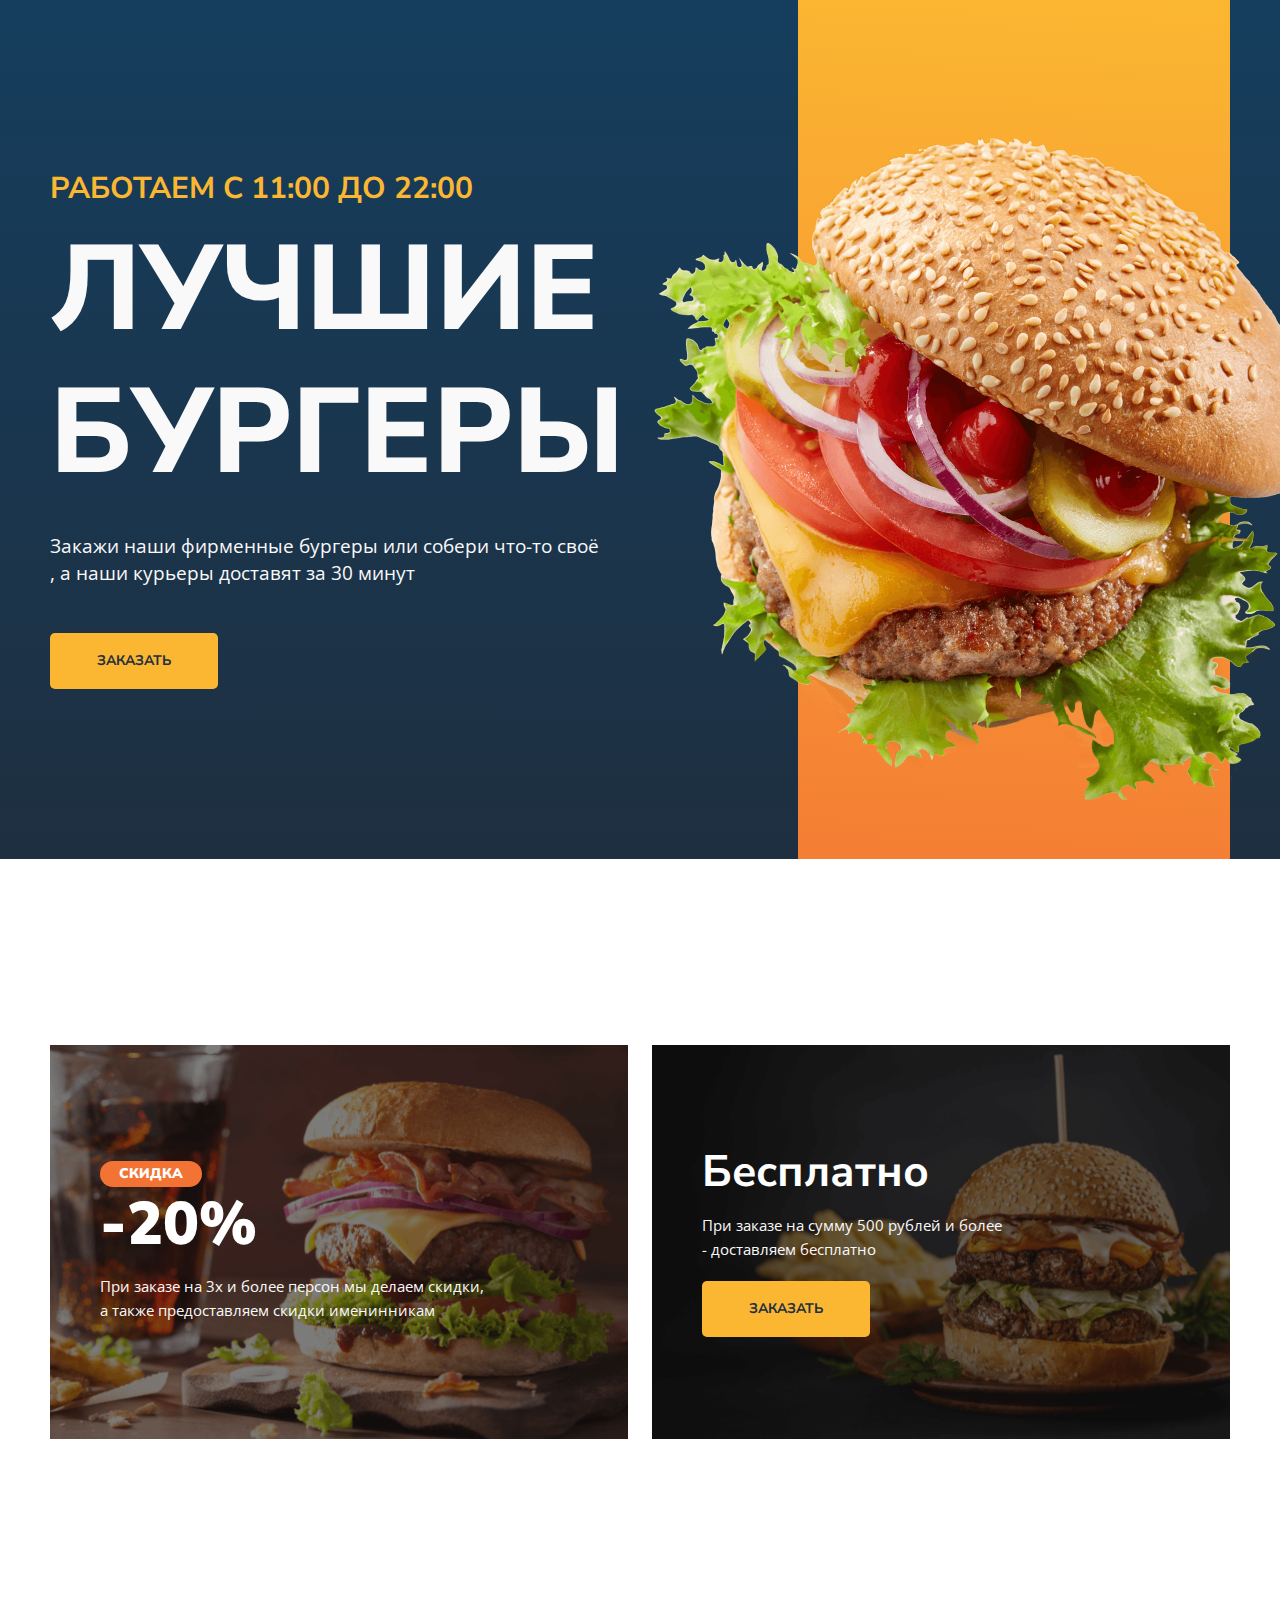
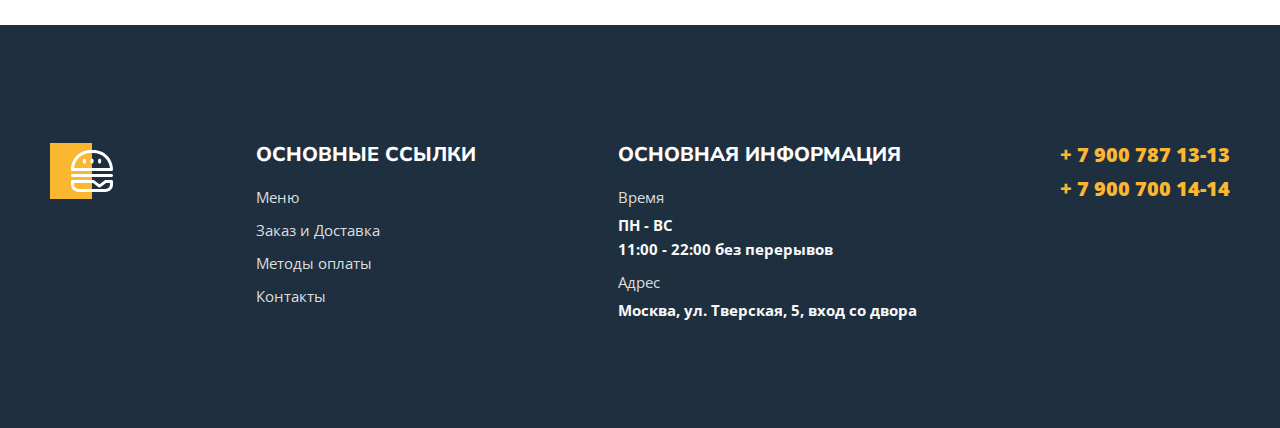
<file: index.html>
<!DOCTYPE html>
<html lang="ru">
<head>
   <meta charset="UTF-8">
   <meta http-equiv="X-UA-Compatible" content="IE=edge">
   <meta name="viewport" content="width=device-width, initial-scale=1.0">
   <title>Burgers</title>
   <link rel="preconnect" href="https://fonts.googleapis.com">
   <link rel="preconnect" href="https://fonts.gstatic.com" crossorigin>
   <link href="https://fonts.googleapis.com/css2?family=Nunito+Sans:wght@600;700;800;900&family=Open+Sans:wght@400;600;700&display=swap" rel="stylesheet">
   <link rel="stylesheet" href="style/normalize.css">
   <link rel="stylesheet" href="style/main.css">
  
</head>
<body>
   <div class="main">
      <div class="wrapper">
         <div class="content">
            <h1 class="content-title">
               <span>работаем с 11:00 до 22:00</span>
               Лучшие бургеры
            </h1>
            <p class="content-text">Закажи наши фирменные бургеры или&nbsp;собери&nbsp;что-то своё<br>, а&nbsp;наши курьеры доставят за&nbsp;30&nbsp;минут</p>
            <a class="content-link" href="menu.html">заказать</a>
         </div>
         <div class="visual">
            <div class="visual-bg"></div>
            <img src="imeges/burger.png" alt="burger">
         </div>
      </div>
   </div>


   <div class="promo">
      <div class="wrapper">

         <div class="promo-left">
            <p class="sale">Скидка</p>
            <p class="cost">-20%</p>
            <p class="promo-discription">При заказе на 3х и более персон мы делаем скидки, а также предоставляем скидки именинникам</p>

         </div>

         <div class="promo-right">
            <p class="free">Бесплатно</p>
            <p class="promo-discription">При заказе на сумму 500 рублей и более - доставляем бесплатно</p>
            <a href="menu.html">заказать</a>
         </div>


      </div>
   </div>

   <footer class="footer">
      <div class="container">
         <div class="footer-box">
            <div class="footer-item">
               <img class="footer-logo" src="imeges/Logo-footer.svg" alt="Logo">
            </div>
            <div class="footer-item">
               <h2>основные ссылки</h2>
               <ul class="footer-list">
                  <li><a href="menu.html">Меню</a></li>
                  <li><a href="#">Заказ и Доставка</a></li>
                  <li><a href="#">Методы оплаты</a></li>
                  <li><a href="#">Контакты</a></li>
               </ul>
            </div>

            <div class="footer-item">
               <h2>основная информация</h2>
               <ul class="footer-list">

                  <li>
                     <span>Время</span>
                     ПН - ВС <br>
                     11:00 - 22:00 без перерывов
                  </li>
                  <li>
                     <span>Адрес</span>
                     Москва, ул. Тверская, 5, вход со двора
                  </li>

               </ul>
            </div>

            <div class="footer-tel">
               <ul class="footer-list footer-list-tel">
                  <li><a href="tel:+79007871313">+ 7 900 787 13-13</a></li>
                  <li><a href="tel:+79007001414">+ 7 900 700 14-14</a></li>
               </ul>
            </div>
         </div>
      </div>
   </footer>
</body>
</html>
</file>
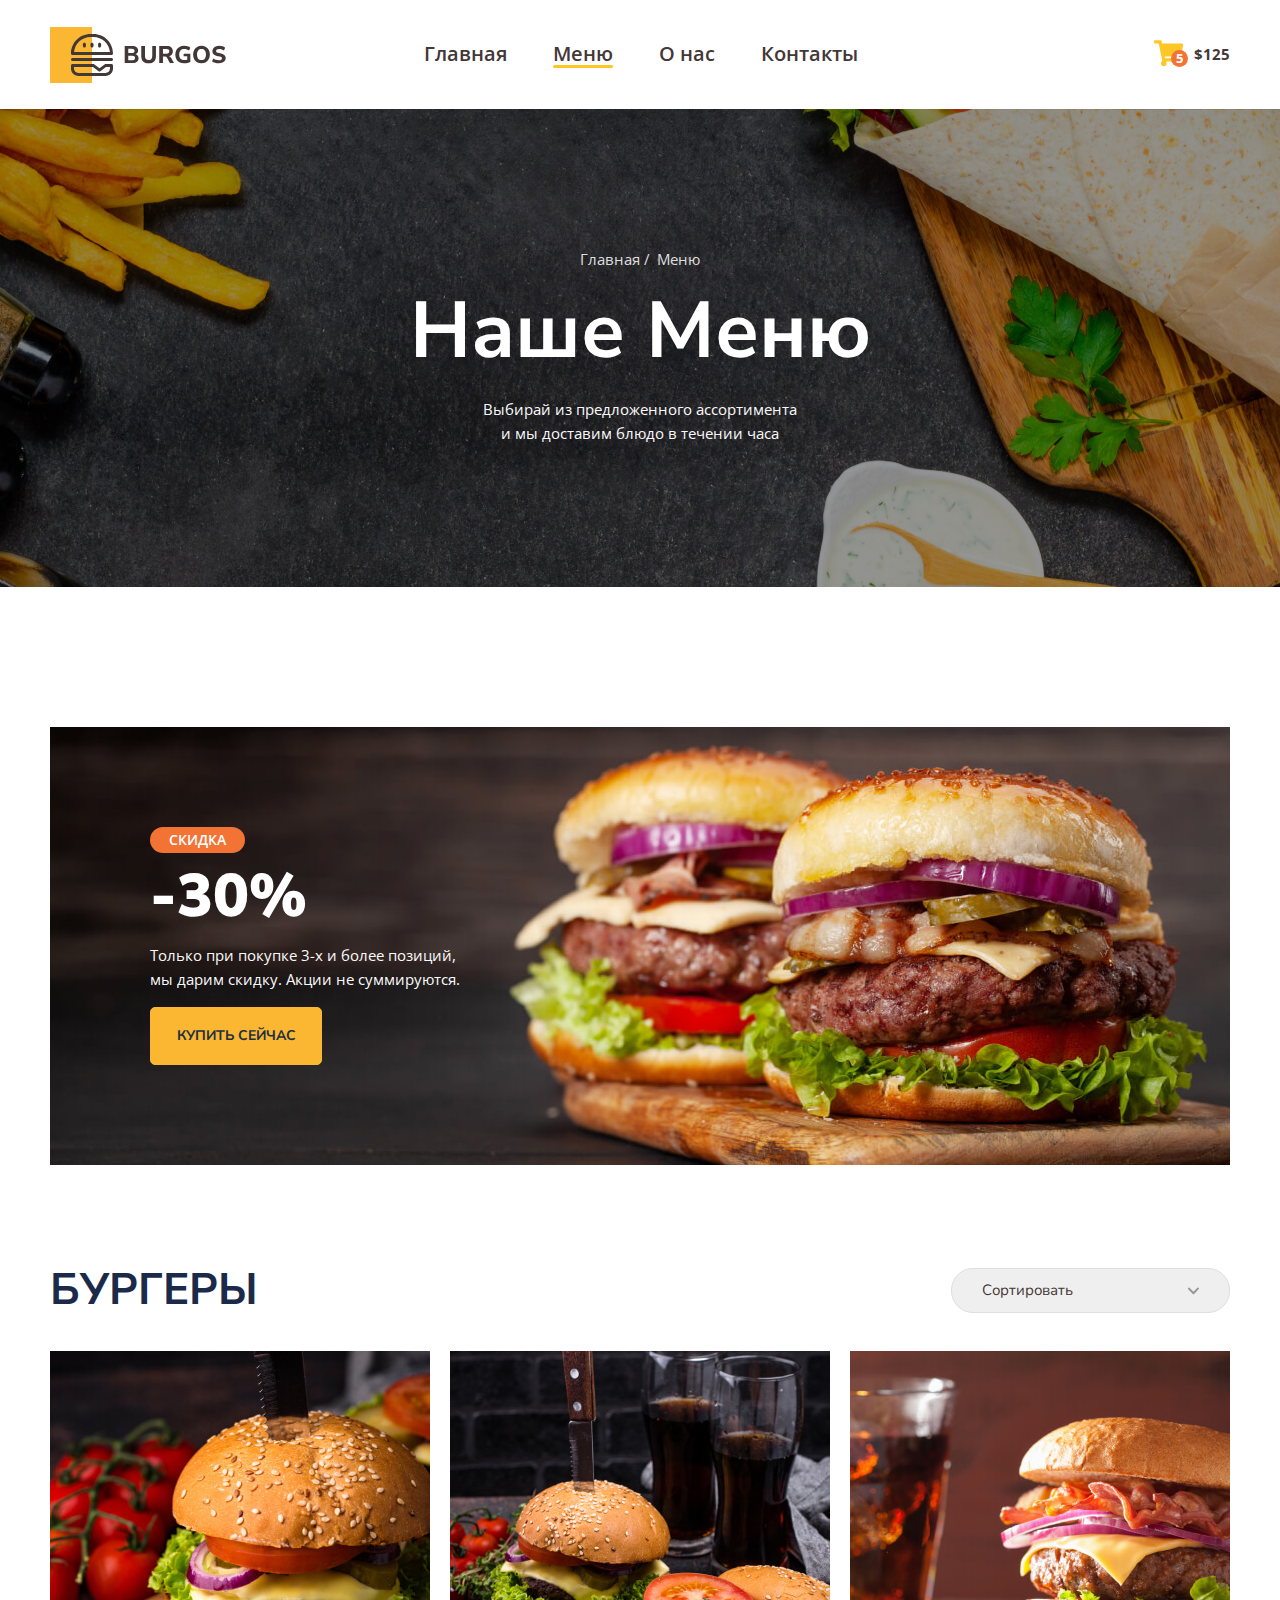
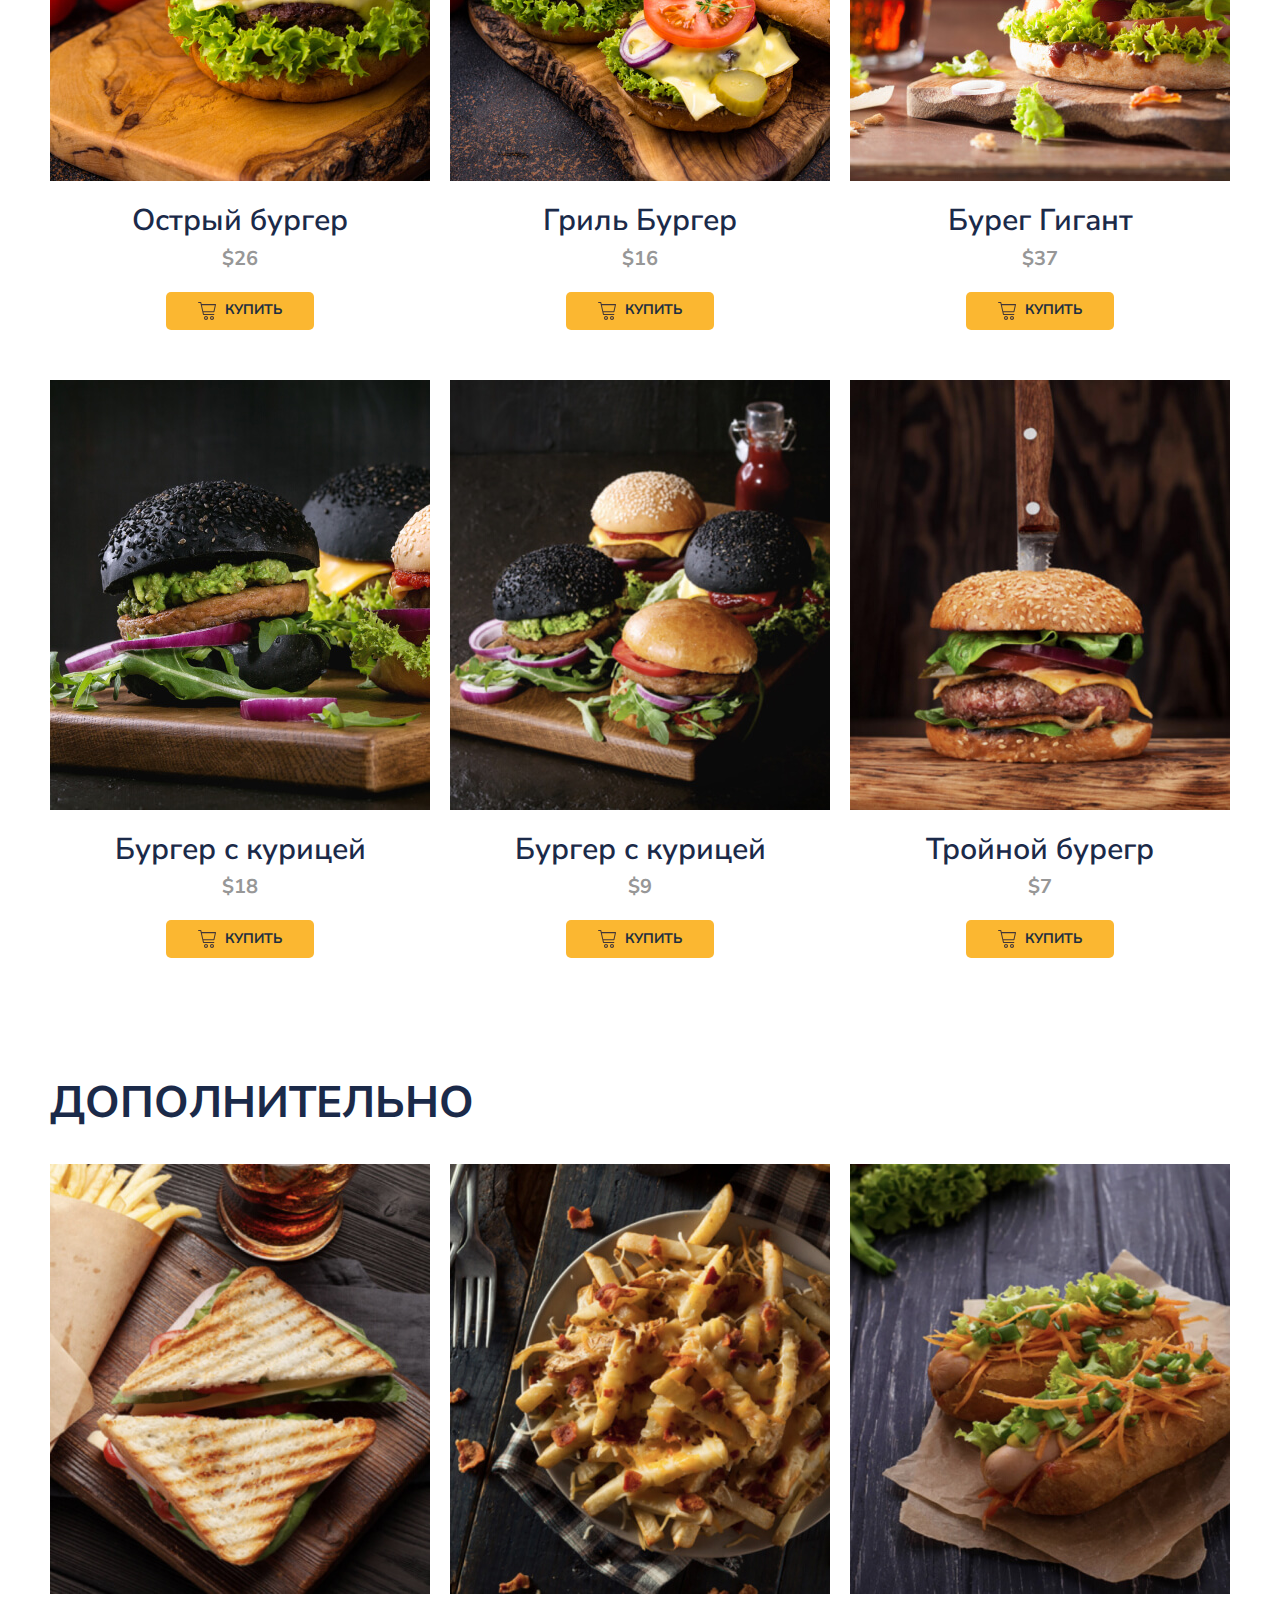
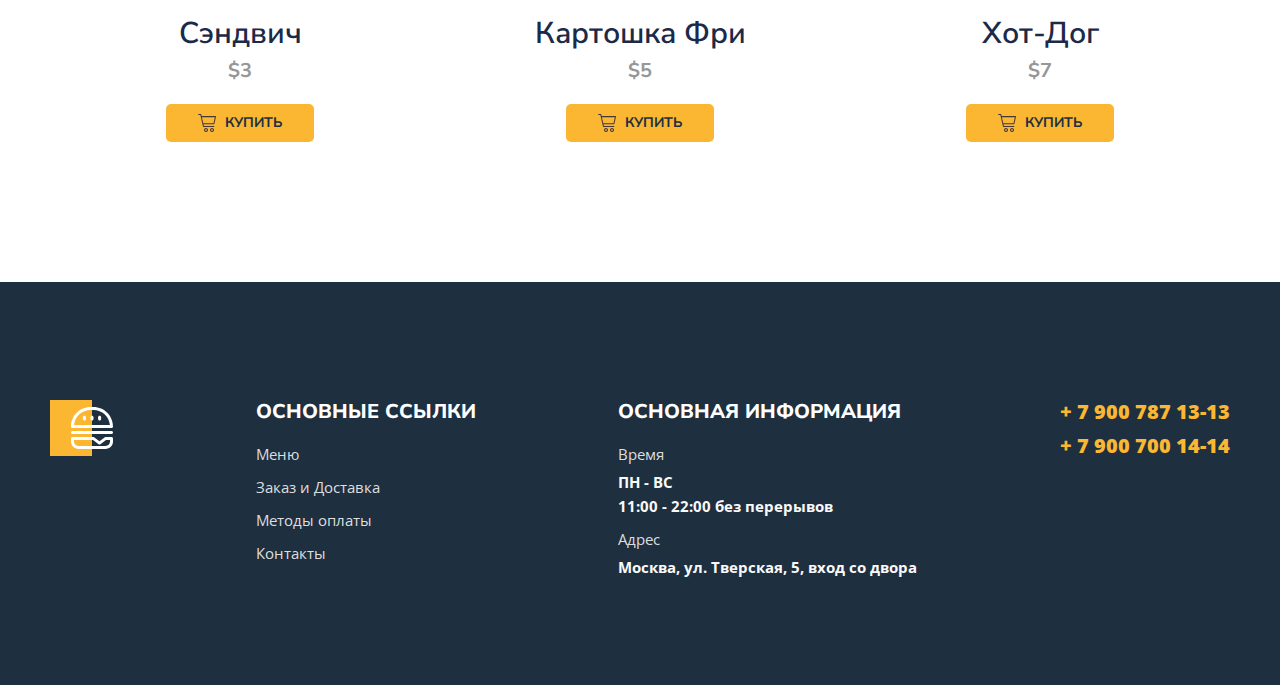
<file: menu.html>
<!DOCTYPE html>
<html lang="ru">
<head>
   <meta charset="UTF-8">
   <meta http-equiv="X-UA-Compatible" content="IE=edge">
   <meta name="viewport" content="width=device-width, initial-scale=1.0">
   <title>Burger</title>

   <link rel="preconnect" href="https://fonts.googleapis.com">
   <link rel="preconnect" href="https://fonts.gstatic.com" crossorigin>
   <link href="https://fonts.googleapis.com/css2?family=Nunito+Sans:wght@600;700;800;900&family=Open+Sans:wght@400;600;700&display=swap" rel="stylesheet">
   
   <link rel="stylesheet" href="style/normalize.css">
   <link rel="stylesheet" href="style/main.css">
   <link rel="apple-touch-icon" sizes="192x192" href="imeges/favicon/android-chrome-192x192.png">
   <link rel="icon" type="image/png" sizes="512x512" href="imeges/favicon/android-chrome-512x512.png">
   <link rel="icon" sizes="16x16" href="imeges/favicon/favicon.ico">
   <link rel="apple-touch-icon" sizes="180x180" href="imeges/favicon/apple-touch-icon.png">
   <link rel="icon" type="image/png" sizes="32x32" href="imeges/favicon/favicon-32x32.png">
   <link rel="icon" type="image/png" sizes="16x16" href="imeges/favicon/favicon-16x16.png">
   <link rel="apple-touch-icon" sizes="180x180" href="imeges/favicon/apple-touch-icon.png">
   <link rel="icon" type="image/png" sizes="32x32" href="imeges/favicon/favicon-32x32.png">
   <link rel="icon" type="image/png" sizes="16x16" href="imeges/favicon/favicon-16x16.png">
   <link rel="mask-icon" href="imeges/favicon/safari-pinned-tab.svg" color="#5bbad5">
   <meta name="msapplication-TileColor" content="#da532c">
   <meta name="theme-color" content="#ffffff">
</head>
<body>
   <header id="#headerTop">
      <div class="container">
         <div class="header">
            <div class="header-burger">
               <button class="burger" onclick="openModal()">
               </button>
            </div>
            <div class="header-item">
               <a href="index.html" class="header-logo"></a>
               <nav>
                  <ul class="header-nav">
                     <li><a href="index.html">Главная</a></li>
                     <li><a class="active" href="#">Меню</a></li>
                     <li><a href="#">О нас</a></li>
                     <li><a href="#">Контакты</a></li>
                  </ul>
               </nav>
            </div>
            
            
            
            <button class="button" type="button">
               <span class="buttun-item">
                  <img src="imeges/cart.svg" alt="Корзина">
                  <span class="button-count">5</span>
               </span>
               <span class="button-text">$125</span>
            </button>
            
         </div>
      </div>
   </header>

   <div class="bg">
      <div class="container">
         <ul class="breadcrumbs">
            <li><a href="index.html">Главная</a></li>
            <li><a href="#"> Меню</a></li>
         </ul>
         <h1 class="title">Наше Меню</h1>
         <p class="description">Выбирай из предложенного ассортимента и мы доставим блюдо в течении часа</p>
      </div>
   </div>

   <main>
      <div class="banner">
         <div class="container">
            <div class="banner-box">
               <h2 class="baner-title">
                  <span>скидка</span>-30%
               </h2>
               <p class="banner-text">Только при покупке 3-х и более позиций,<br>мы дарим скидку. Акции не суммируются.</p>
               <a href="#menuBurger" class="banner-link" >купить сейчас</a>
            </div>
         </div>
      </div>

      <section class="menu" id="menuBurger">
         <div class="container">
            <div class="menu-header">
               <h2 class="menu-title">Бургеры</h2>
               <select class="menu-select">
                  <option value="">Сортировать</option>
                  <option value="up">По возрастанию</option>
                  <option value="down">По убыванию</option>
               </select>
            </div>

            <div class="menu-grid">

               <div class="menu-grid-item">
                  <div class="menu-grid-cover">
                     <img src="imeges/menu/01.jpg" alt="Острый бургер">
                  </div>
                  <p class="menu-grid-title">Острый бургер</p>
                  <p class="menu-grid-prise">$26</p>
                  <button class="menu-grid-btn" type="button">
                     <span class="menu-grid-icon"></span>
                     <span class="menu-grid-text">Купить</span>
                  </button>
               </div>

               <div class="menu-grid-item">
                  <div class="menu-grid-cover">
                     <img src="imeges/menu/02.jpg" alt="Острый бургер">
                  </div>
                  <p class="menu-grid-title">Гриль Бургер</p>
                  <p class="menu-grid-prise">$16</p>
                  <button class="menu-grid-btn" type="button">
                     <span class="menu-grid-icon"></span>
                     <span class="menu-grid-text">Купить</span>
                  </button>
               </div>

               <div class="menu-grid-item">
                  <div class="menu-grid-cover">
                     <img src="imeges/menu/03.jpg" alt="Острый бургер">
                  </div>
                  <p class="menu-grid-title">Бурег Гигант</p>
                  <p class="menu-grid-prise">$37</p>
                  <button class="menu-grid-btn" type="button">
                     <span class="menu-grid-icon"></span>
                     <span class="menu-grid-text">Купить</span>
                  </button>
               </div>

               <div class="menu-grid-item">
                  <div class="menu-grid-cover">
                     <img src="imeges/menu/04.jpg" alt="Острый бургер">
                  </div>
                  <p class="menu-grid-title">Бургер с курицей</p>
                  <p class="menu-grid-prise">$18</p>
                  <button class="menu-grid-btn" type="button">
                     <span class="menu-grid-icon"></span>
                     <span class="menu-grid-text">Купить</span>
                  </button>
               </div>

               <div class="menu-grid-item">
                  <div class="menu-grid-cover">
                     <img src="imeges/menu/05.jpg" alt="Острый бургер">
                  </div>
                  <p class="menu-grid-title">Бургер с курицей</p>
                  <p class="menu-grid-prise">$9</p>
                  <button class="menu-grid-btn" type="button">
                     <span class="menu-grid-icon"></span>
                     <span class="menu-grid-text">Купить</span>
                  </button>
               </div>

               <div class="menu-grid-item">
                  <div class="menu-grid-cover">
                     <img src="imeges/menu/06.jpg" alt="Острый бургер">
                  </div>
                  <p class="menu-grid-title">Тройной бурегр</p>
                  <p class="menu-grid-prise">$7</p>
                  <button class="menu-grid-btn" type="button">
                     <span class="menu-grid-icon"></span>
                     <span class="menu-grid-text">Купить</span>
                  </button>
               </div>


            </div>
         </div>
      </section>

            <!-- Дополнительно -->
      <section class="menu menu-other" >
         <div class="container">
            <div class="menu-header">
               <h2 class="menu-title">Дополнительно</h2>
            </div>

            <div class="menu-grid menu-other">

               <div class="menu-grid-item">
                  <div class="menu-grid-cover">
                     <img src="imeges/menu/07.jpg" alt="Острый бургер">
                  </div>
                  <p class="menu-grid-title">Сэндвич</p>
                  <p class="menu-grid-prise">$3</p>
                  <button class="menu-grid-btn" type="button">
                     <span class="menu-grid-icon"></span>
                     <span class="menu-grid-text">Купить</span>
                  </button>
               </div>


               <div class="menu-grid-item">
                  <div class="menu-grid-cover">
                     <img src="imeges/menu/08.jpg" alt="Острый бургер">
                  </div>
                  <p class="menu-grid-title">Картошка Фри</p>
                  <p class="menu-grid-prise">$5</p>
                  <button class="menu-grid-btn" type="button">
                     <span class="menu-grid-icon"></span>
                     <span class="menu-grid-text">Купить</span>
                  </button>
               </div>


               <div class="menu-grid-item">
                  <div class="menu-grid-cover">
                     <img src="imeges/menu/09.jpg" alt="Острый бургер">
                  </div>
                  <p class="menu-grid-title">Хот-Дог</p>
                  <p class="menu-grid-prise">$7</p>
                  <button class="menu-grid-btn" type="button">
                     <span class="menu-grid-icon"></span>
                     <span class="menu-grid-text">Купить</span>
                  </button>
               </div>

            </div>
         </div>
      </section>
   </main>

   <footer class="footer">
      <div class="container">
         <div class="footer-box">
            <div class="footer-item">
               <img class="footer-logo" src="imeges/Logo-footer.svg" alt="Logo">
            </div>
            <div class="footer-item">
               <h2>основные ссылки</h2>
               <ul class="footer-list">
                  <li><a href="menu.html">Меню</a></li>
                  <li><a href="#">Заказ и Доставка</a></li>
                  <li><a href="#">Методы оплаты</a></li>
                  <li><a href="#">Контакты</a></li>
               </ul>
            </div>

            <div class="footer-item">
               <h2>основная информация</h2>
               <ul class="footer-list">

                  <li>
                     <span>Время</span>
                     ПН - ВС <br>
                     11:00 - 22:00 без перерывов
                  </li>
                  <li>
                     <span>Адрес</span>
                     Москва, ул. Тверская, 5, вход со двора
                  </li>

               </ul>
            </div>

            <div class="footer-tel">
               <ul class="footer-list footer-list-tel">
                  <li><a href="tel:+79007871313">+ 7 900 787 13-13</a></li>
                  <li><a href="tel:+79007001414">+ 7 900 700 14-14</a></li>
               </ul>
            </div>
         </div>
      </div>

   </footer>
   <a href="#headerTop" class="button-up hidden" id="btnUp">Наверх</a>

   <div class="modal" id="modal">
      <ul class="header-nav">
         <li><a href="index.html">Главная</a></li>
         <li><a class="active" href="#">Меню</a></li>
         <li><a href="#">О нас</a></li>
         <li><a href="#">Контакты</a></li>
      </ul>
      <button class="burger-close" onclick="closeModal()"></button>
   </div>

   <script>
      // Smooth Scroll  
      const links = document.querySelectorAll(".banner-link");

      for (const link of links) {
      link.addEventListener("click", clickHandler);
      }

      function clickHandler(e) {
      e.preventDefault();
      const href = this.getAttribute("href");

      document.querySelector(href).scrollIntoView({
         behavior: "smooth"
      });
      }

      // Button Up
      window.onscroll = function(){scrollFunction()};

      const upbuttons = document.querySelectorAll(".button-up");

      for (const upbutton of upbuttons) {
         upbutton.addEventListener("click", clickHandler);
      }

      function clickHandler(e) {
      e.preventDefault();
      const href = this.getAttribute("href");

      document.querySelector(href).scrollIntoView({
         behavior: "smooth"
      });
      }

      function scrollFunction(){
         if ( document.body.scrollTop > 1000 || document.documentElement.scrollTop > 1000){
            document.getElementById('btnUp').className = 'button-up visible';
         } else {
            document.getElementById('btnUp').className = 'button-up hidden';
         }

      }
      // Menu

      function openModal() {
         document.getElementById("modal").style.top = "0px";
      }

      function closeModal() {
         document.getElementById("modal").style.top = "-400px";
      }

   </script>
   
</body>
</html>
</file>
<file: style/main.css>
body{
   font-family: 'Nunito Sans', sans-serif;
}
   /* font-family: 'Open Sans', sans-serif; */


.container{
   max-width: 1180px;
   margin: 0 auto;
   padding-left: 15px;
   padding-right: 15px;
}


.header {
   font-family: 'Open Sans', sans-serif;
   display: flex;
   align-items: center;
   justify-content: space-between;
   padding-top: 26px;
   padding-bottom: 25px;
}

.header-item{
   display: flex;
   align-items: center;
   justify-content: space-between;
   flex-basis: 68.5%;
}

.header-logo {
   background: url(../imeges/logo.svg);
   display: block;
   width: 176px;
   height: 56px;
   background-repeat: no-repeat;
   background-size: cover;
}

.header-nav{
   list-style-type: none;
   display: flex;
   gap: 46px;
}

.header-nav a{
   font-weight: 600;
   font-size: 20px;
   color: #443737;
   text-decoration: none;
}

.header-nav a:hover{
   color: #FFC725;
}

.header-nav a::after{
   content: '';
   width: 100%;
   height: 3px;
   border-radius: 1.5px;
   background: transparent;
   display: block;
}

.header-nav a.active::after {
   background: #FFC725;
}

.button {
   display: flex;
   align-items: center;
   background-color: transparent;
   border: none;
   padding: 0;
   gap: 10px;
   cursor: pointer;
}
.buttun-item{
   position: relative;
}
.button-count{
   font-weight: 700;
   font-size: 13px;
   color: #FFFFFF;
   background: #F37335;
   border-radius: 100%;
   position: absolute;
   width: 17px;
   height: 17px;
   text-align: center;
   line-height: 1.3;
   bottom: 3px;
   right: -4px;
}
.button-text{
   color: #443737;
   font-weight: 700;
   font-size: 15px;
    
}
.bg{
   text-align: center;
   color: #fff;
   background-image: url(../imeges/bg.jpg);
   background-size: cover;
   background-position: center center;
   padding: 142px 0;
   margin-bottom: 140px;
}

.breadcrumbs{
   padding-left: 0;
   margin-top: 0;
   list-style-type: none;
   display: flex;
   justify-content: center;
   gap: 7px;
}

.breadcrumbs a{
   color: #DEDEDE;
   font-size: 15px;
   font-family: 'Open Sans', sans-serif;
   text-decoration: none;
}

.breadcrumbs a:hover{
   color: #FFC725;
}

.breadcrumbs a::before{
   content: '/';
   position: relative;
   left: -3px;
   pointer-events: none;
}

.breadcrumbs a:hover::before{
   color: #DEDEDE;
}

.breadcrumbs li:first-child a::before{
   display: none;
}

.title{
   font-weight: 700;
   font-size: 79px;
   margin-top: 17px;
   margin-bottom: 20px;

}

.description{
   font-family: 'Open Sans';
   font-size: 15px;
   line-height: 1.6;
   color: #FAF9F9;
   max-width: 320px;
   margin: 0 auto;
}



    /* main */



.banner-box{
   background-image: url(../imeges/banner.jpg);
   background-size: cover;
   background-repeat: no-repeat;
   background-position: 0 center;
   padding: 100px;

   margin-bottom: 80px;
   
   
}

.baner-title{
   font-weight: 900;
   font-size: 60px;
   color: #fff;
   margin-top: 0;
   margin-bottom: 12px;
   
   
}

.baner-title span{
   font-family: 'Open Sans', sans-serif;
   font-weight: 600;
   font-size: 14px;
   color: #fff;
   background: #F37335;
   text-transform: uppercase;
   border-radius: 14px;
   padding: 5px 0;
   max-width: 95px;
   display: block;
   text-align: center;
   margin-bottom: 9px;
}


.banner-text{
   font-family: 'Open Sans', sans-serif;
   font-weight: 400;
   font-size: 15px;
   color: #FAF9F9;
   line-height: 1.6;
   margin-top: 0;
   margin-bottom: 16px;
   max-width: 353px;

}

.banner-link{
   font-weight: 700;
   font-size: 14px;
   padding: 20px 0;
   text-transform: uppercase;
   text-decoration: none;
   border-radius: 5px;
   color: #1E2F40;
   background: #FBB731;
   display: block;
   max-width: 170px;
   text-align: center;
   border: 1px solid #FBB731;
   transition: 0.3s;
}

.banner-link:hover{
   background-color: transparent;
   color: #FBB731;
}

/* <section class="menu"> */

.menu {
   padding-top: 20px;
}

.menu-header{
   display: flex;
   align-items: center;
   justify-content: space-between;
   margin-bottom: 35px;
}

.menu-title{
   font-weight: 700;
   font-size: 44px;
   text-transform: uppercase;
   color: #1B2A49;
   margin: 0px;
}

.menu-select{
   border: 1px solid #DEDEDE;
   padding: 13px 30px;
   border-radius: 22px;
   color: #443737;
   font-size: 15px;
   -webkit-appearance: none;
      -moz-appearance: none;
           appearance: none;
   flex-basis: 279px;
   background-image: url(../imeges/arrow.svg);
   background-size: 12.79px 7.75px;
   background-repeat: no-repeat;
   background-position: 89% center;
}

.menu-grid{
   display: grid;
   grid-template-columns: repeat(3, 1fr);
   gap: 50px 20px;
   text-align: center;
   margin-bottom: 100px;
   
}


.menu-grid-cover{
   width: 100%;
   height: 430px;
   position: relative;
   overflow: hidden;
   margin-bottom: 23px;
}

.menu-grid-cover img{
   position: absolute;
   left: 50%;
   top: 50%;
   transform: translate(-50%, -50%);
   -o-object-fit: cover;
      object-fit: cover;
   width: 100%;
   height: 430px;
   
}

.menu-grid-title{
   font-weight: 600;
   font-size: 30px;
   
   color: #1B2A49;
   margin: 0;
}

.menu-grid-prise{
   font-weight: 700;
   font-size: 20px;
   color: #979797;
   margin-top: 8px;
   margin-bottom: 22px;
}



.menu-grid-btn{
   background: #FBB731;
   border-radius: 5px;
   
   padding: 10px 32px;
   
   display: flex;
   align-items: center;
   justify-content: center;
   margin: 0 auto;
   border: none;
   gap:9px;
}

.menu-grid-btn:hover{
   background: #F37335;
   cursor: pointer;
}

.menu-grid-icon{
   background-image: url(../imeges/cart-menu.svg);
   background-repeat: no-repeat;
   background-size: 18px 18px;
   display: block;
   width: 18px;
   height: 18px;
   

}

.menu-grid-text{
   font-weight: 700;
   font-size: 14px;
   text-transform: uppercase;
   color: #1E2F40;

}



/* footer */


.footer{
   background: #1E2F40;
   color: #fff;
   padding-top: 118px;
   padding-bottom: 97px;
   margin-top: 140px;
}

.footer-box{
   display: flex;
   justify-content: space-between;
}


.footer-logo{
   width: 63px;
   height: 56px;
}
.footer-item{
   flex: 0 0 auto;
}
.footer-item h2{
   font-weight: 800;
   font-size: 20px;
   text-transform: uppercase;
   margin-bottom: 19px;
   margin-top: 0;
}


.footer-list li{
   margin-bottom: 9px;
   font-family: 'Open Sans', sans-serif;
   font-size: 15px;
   color: #FAF9F9;
   font-weight: 700;
   line-height: 24px;

}

.footer-list a{
   color: #DEDEDE;
   text-decoration: none;
   font-weight: 400;
   font-size: 15px;
}
.footer-list a:hover{
   color: #FBB731;
}

.footer-item span{
   color: #DEDEDE;
   display: block;
   font-weight: 400;
   font-size: 15px;
   margin-bottom: 4px;
}



.footer-list-tel a{
   font-size: 20px;
   font-weight: 900;
   color: #FBB731;
   margin-top: 0;
   text-decoration: none;
}
.footer-list-tel a:hover{
   color: #fff;
}

.footer-list-tel {
   margin-bottom: 12px;

}

.footer-list{
   padding-left: 0;
   list-style-type: none;
   padding: 0;
   margin: 0;
}

.button-up{
   background-color: #FBB731;
   font-weight: 700;
   font-size: 14px;
   text-transform: uppercase;
   color: #1E2F40;
   text-decoration: none;
   padding: 5px 20px;
   position: fixed;
   bottom: 20px;
   right: 20px;
   border-radius: 5px;
   transition: 1s;
}
.button-up:hover{
   background-color: #F37335;
}




.button-up.hidden{
   opacity: 0;
}
.button-up.visible{
   opacity: 1;
}

/* Stile INDEX */

.main{
   background: linear-gradient(180deg, #0C4C7B -100%, #1E2F40 100%);
}

.wrapper{
   max-width: 1180px;
   margin: 0 auto;
   display: flex;
   justify-content: space-between;

}

.content{
   color: #FAF9F9;
   flex: 0 0 580px;
   padding-top: 170px;
   padding-bottom: 170px;

}

.content-title{
   font-size: 120px;
   font-weight: 800;
   text-transform: uppercase;
   line-height: 143px;
   margin-bottom: 29px;
   margin-top: 0;

}

.content-title span{
   color: #FBB731;
   font-size: 30px;
   font-weight: 700;
   line-height: 38px;
   display: block;
   margin-bottom: 10px;

}

.content-text{
   font-family: 'Open Sans', sans-serif;
   font-size: 19px;
   line-height: 1.4;
   margin-bottom: 47px;
   margin-top: 0;
}

.content-link,
.promo a{
   color: #1E2F40;
   background-color: #FBB731;
   border-radius: 5px;
   text-decoration: none;
   padding: 20px 47px;
   display: inline-block;
   text-transform: uppercase;
   font-size: 14px;
   font-weight: 700;

}

.visual{
   flex-grow: 1;
   display: flex;
   justify-content: flex-end;
   position: relative;

}

.visual-bg{
   width: 432px;
   height: 100%;
   background: linear-gradient(2.42deg, #F37335 -19.6%, #FBB731 100.79%, #FDC830 100.79%);
}

.main img{
   height: 861px;
   position: absolute;
   right: -168px;
}

.promo{
   padding-top: 186px;
   padding-bottom: 46px;
   
}

.promo-left,
.promo-right{
   flex: 0 0 49%;
   color: #fff;
   box-sizing: border-box;
   background-repeat: no-repeat;
   background-size: cover;
   background-position: center;
}

.promo-left{
   background-image: url(../imeges/promo-left.png);
   padding: 116px 50px;

}

.promo-right{
   background-image: url(../imeges/promo-right.png);
   padding: 102px 50px;
}

.sale{
   font-size: 14px;
   font-weight: 900;
   background: #F37335;
   padding: 5px 19px;
   border-radius: 14px;
   display: inline-block;
   text-transform: uppercase;
   margin-bottom: 3px;
   margin-top: 0;
}

.cost{
   font-size: 60px;
   font-weight: 900;
   margin-bottom: 8px;
   margin-top: 0;
}

.promo-discription{
   font-family: 'Open Sans', sans-serif;
   color: #FAF9F9;
   font-size: 15px;
   line-height: 24px;
   margin-bottom: 0;
}

.promo-left .promo-discription{
   max-width: 392px;
}

.promo-right .promo-discription{
   max-width: 300px;
   margin-bottom: 20px;
}

.free{
   font-size: 44px;
   font-weight: 700;
   margin-bottom: 10px;
   margin-top: 0;
}

/* Modal */

.burger{
   width: 34px;
   height: 22px;
   background-image: url(../imeges/burger.svg);
   background-repeat: no-repeat;
   background-size: contain;
   background-color: transparent;
   border: none;
   cursor: pointer;
}

.modal{
   background-color: #FFF8DC;
   max-width: 500px;
   text-align: center;
   position: absolute;
   top: -400px;
   left: 0;
   right: 0;
   margin: 20px auto 0;
   padding: 40px 30px;
   box-sizing: border-box;
   transition: .5s;
}
.modal .header-nav{
   flex-direction: column;
   align-items: center;
   gap: 23px;
   margin: 0;
}

.burger-close{
   width: 22px;
   height: 22px;
   background-image: url(../imeges/close.svg);
   background-color: transparent;
   background-size: contain;
   background-repeat: no-repeat;
   border: none;
   position: absolute;
   top: 20px;
   right: 20px;
   cursor: pointer;

}


/* Responsive */
@media (max-width: 1150px) {
   .main img {
      height: 710px;
      right: -138px;
   }
}
@media (min-width: 766px) {
   .header-burger{
      display: none;
   }
}


@media (max-width: 1000px) {
   .container {
      max-width: 738px;
   }
   .header-logo {
      width: 150px;
      height: 48px;
      background-size: contain;
   }
   .header-nav {
      gap: 22px;
   }
   .header-item {
      flex-basis: 80.5%;
   }
   .bg{
      margin-bottom: 72px;
   }
   .banner-box {
      background-position: -80px center;
      padding: 100px 40px 120px;
   }
   .menu-grid {
      grid-template-columns: repeat(2, 1fr);
      gap: 50px 15px;
      
   }
   
      /* Дополнительно */

   .menu-other{
      overflow-y: hidden;
      height: 672px;
   }
   .menu-other
   .menu-grid {
      display: flex;
      width: auto;
      overflow-x: scroll;
      overflow-y: hidden;
      padding-bottom: 50px;
   }
   .menu-other
   .menu-grid-item{
      flex: 0 0 281px;
   }
   .menu-other .menu-grid-cover img{
      height: 320px;
   }
      /* Footer Дз */
   .footer {
      padding: 63px 0px;
      padding-bottom: 97px;
      margin-top: 140px;
   }
   .footer-box{
      grid-template-columns: 20% 1fr 1fr;
      display: grid;
   }
   .footer-tel{
      grid-row: 2/3;
      grid-column: 2/3;
   }
}
@media(max-width: 765px) {
   nav {
      display: none;
   }
   .header{
      gap: 21px;
   }
}
@media(max-width: 567px){
   .breadcrumbs a {
      font-size: 14px;
   }
   .title {
      font-size: 38px;
      margin-top: 17px;
      margin-bottom: 20px;
   }
   .description {
      font-size: 12px;
   }
   .bg{
      padding: 55px 0;
      margin-bottom: 33px;
   }
   .baner-title {
      
      font-size: 50px;
   }
   .banner-box {
      background-position: 0 center;
      padding: 25px 24px 24px;
      margin-bottom: 35px;
   }
   .banner-text {
      font-size: 12px;
   }
   .banner-link {
      font-size: 12px;
      padding: 15px 0;
      max-width: 145px;
   }
   .menu-other .menu-grid {
      display: flex;
      width: auto;
      height: auto;
      overflow-x: scroll;
      overflow-y: hidden;
      padding-bottom: 50px;
   }
   .menu-title {
      font-size: 27px;
   }
   .menu-grid-cover{
      height: 180px;
      margin-bottom: 10px;
   }
   .menu-grid {
      grid-template-columns: repeat(2, 1fr);
      gap: 25px 10px;
      margin-bottom: 45px;
   }
   .menu-grid-title {
      font-weight: 700;
      font-size: 13px;
      
   }
   .menu-grid-prise {
      font-weight: 700;
      font-size: 16px;
      margin-bottom: 10px;
   }
   .menu-grid-btn {
      padding: 10px 22px;
   }
   .menu-select {
      padding: 12px 14px;
      font-size: 12px;
      flex-basis: 137px;
      
      background-position: 90% center;
   }
   .menu-other {
      overflow-y: hidden;
      height: 353px;
   }
   .menu-other 
   .menu-grid-cover img {
   height: 185px;
   }
   .menu-other
   .menu-grid-item {
   flex: 0 0 135px;
   }
      /* footer */
   .footer{
      margin-top: 60px;
      
      padding-top: 63px ;
      padding-bottom: 45px;
   }
   .footer-box{
      display: grid;
      grid-template-columns: 20% 1fr;
      flex-direction: column;
   }
   .footer-item:nth-child(2) {
      grid-column: 1 / 3;
      margin-bottom: 10px;
      
   }
   .footer-item:nth-child(3) {
      grid-column: 1 / 3;
   }
   .footer-item:first-child{
      margin-bottom: 44px;
   }
   .footer-item h2 {
      font-size: 18px;
   }
   .footer-tel{
      grid-row: 1/2;
      grid-column: 3;
   }
}

@media(max-width: 360px){
   .header-logo{
      width: 116px;
      height: 37px;
      background-size: contain;
   }
}
@media(max-width: 320px){
   .header-logo{
      background-position: 25% center;
   }
}

/* index.html */
@media (max-width: 766px) {
   .content {
      color: #FAF9F9;
      flex: 0 0 527px;
      padding-top: 42px;
      padding-bottom: 122px;
   }
   .content-title {
      font-size: 86px;
      line-height: 100px;
      margin-bottom: 20px;
   }
   .content-title span {
      font-size: 22px;
      line-height: 0px;
      margin-bottom: 27px;
   }
   .content-text {
      font-size: 14px;
      margin-bottom: 35px;
   }
   .content-link, .promo a {
      padding: 17px 40px;
      font-size: 13px;
   }
   .main img {
      height: 527px;
      right: 77px;
      bottom: -96px;
   }
   .promo {
      padding-top: 105px;
      padding-bottom: 0px;
   }
   .promo-left {
      padding: 46px 22px;
   }
   .promo-right {
      padding: 64px 33px;
   }
   .promo-right .promo-discription {
      margin-bottom: 14px;
   }
}
@media (max-width: 600px) {
   .wrapper {
      gap: 10px;
   }
}
@media(max-width: 567px){
   .content-title span {
      font-size: 14px;
      line-height: 0px;
      margin-bottom: 27px;
   }
   .content-title {
      font-size: 58px;
      line-height: 100px;
      margin-bottom: 20px;
   }
   .content-text {
      display: flex;
      flex-wrap: wrap;
      font-size: 13px;
      margin-bottom: 35px;
   }
   .main img {
      height: 527px;
      right: 77px;
      bottom: -96px;
   }
   .content-link 
   .promo a {
      margin-bottom: 49px;
     
   }
   .visual {
      position: absolute;
   }
   .main img {
      height: 303px;
      top: 294px;
      right: 40px;
   }
   .wrapper {
      display: grid;
      gap: 22px;
   }
   .content-title span {
      margin-bottom: 20px;
   }
   .content-title {
      font-size: 58px;
      line-height: 73px;
   }
   .promo-left {
      padding: 40px 18px;
  }
   .cost {
      font-size: 55px;
    }
   .sale {
      margin-bottom: 12px;
   }
    .promo-right {
      padding: 38px 18px;
   }
   .free {
      font-size: 39px;
   }
   .content-link
   .promo a {
      margin-bottom: 24px;
   }
}
</file>
